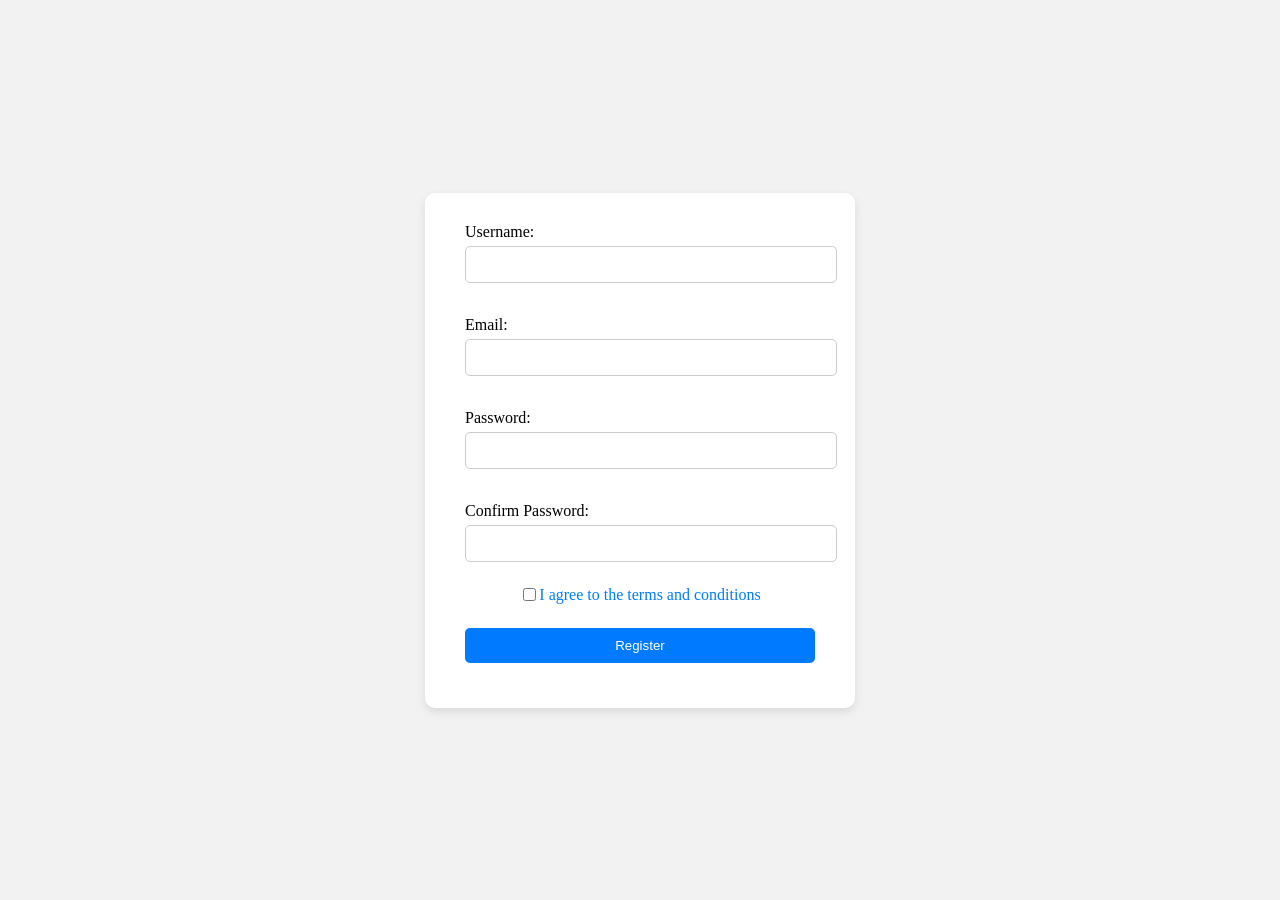
<file: index.html>
<!DOCTYPE html>
<html lang="en">
<head>
    <meta charset="UTF-8">
    <meta name="viewport" content="width=device-width, initial-scale=1.0">
    <link rel="stylesheet" href="style.css">
    <title>Registration</title>
</head>
<body>
    <div class ="registration-container">
        <form action="#" method="post">
            <label for="username">Username:</label>
            <input type="text" id="username" name="username" required><br><br>

            <label for="email">Email:</label>
            <input type="email" id="email" name="email" required><br><br>

            <label for="password">Password:</label>
            <input type="password" id="password" name="password" required><br><br>

            <label for="confirm-password">Confirm Password:</label>
            <input type="password" id="confirm-password" name="confirm-password" required><br>

            <div class="terms">
                <input type="checkbox" id="terms" name="terms" required>
                <label for="terms"><a href="policy.html">I agree to the terms and conditions</a></label><br><br>
            </div>
            <button type="submit">Register</button>
        </form>
    </div>
</body>
</html>
</file>
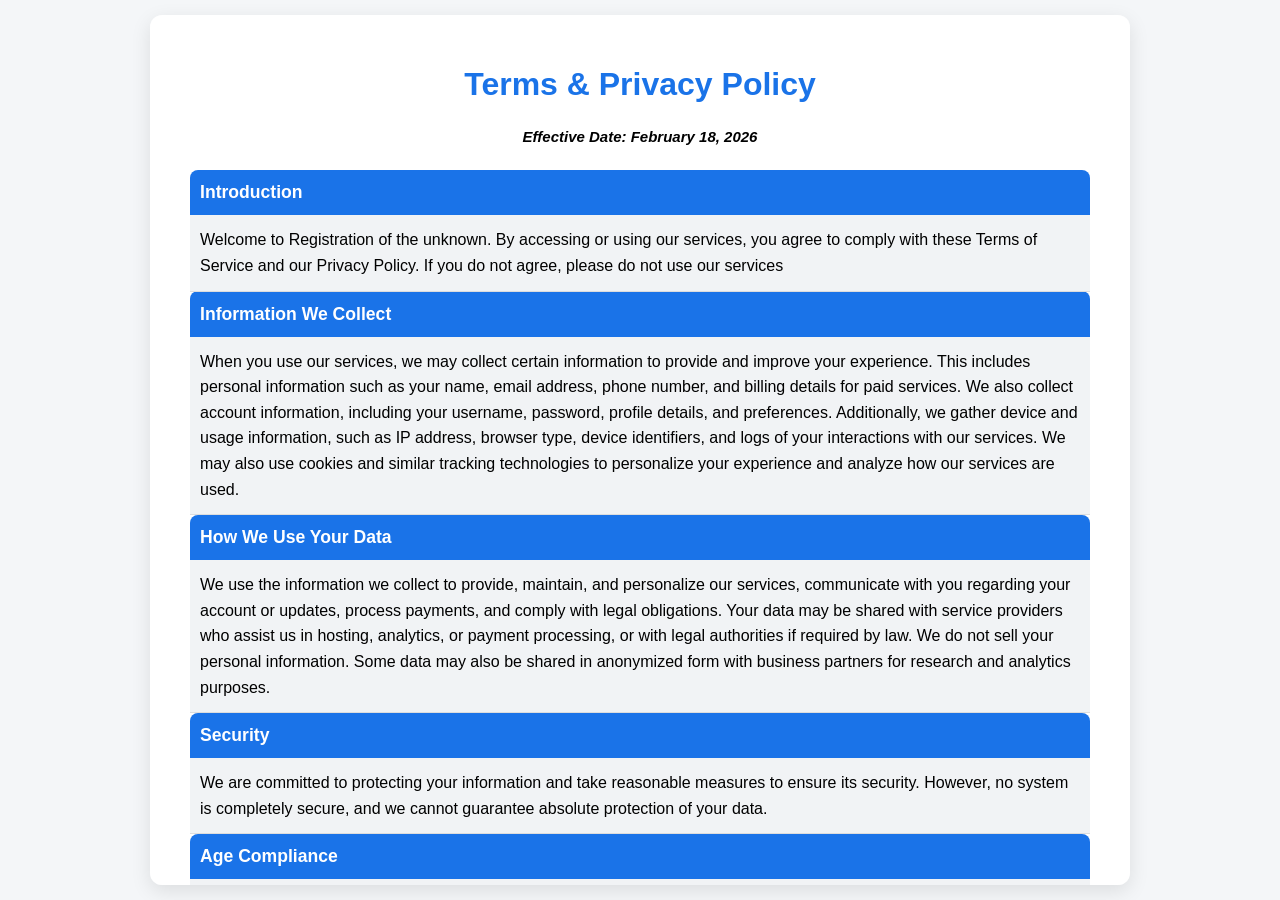
<file: policy.html>
<!DOCTYPE html>
<html lang="en">
<head>
    <meta charset="UTF-8">
    <meta name="viewport" content="width=device-width, initial-scale=1.0">
    <link rel="stylesheet" href="style.css">
    <title>Policy</title>
</head>
<body class="policy-main">
    <div class="policy-container">
        <h1>Terms & Privacy Policy</h1>
        <h2>Effective Date: February 18, 2026</h2>
        <table>
            <tr>
                <th>Introduction</th>
            </tr>
            <tr>
                <td>Welcome to Registration of the unknown. By accessing or using our services, you agree to comply with these Terms of Service and our Privacy Policy. If you do not agree, please do not use our services</td>
            </tr>
            <tr>
                <th>Information We Collect</th>
            </tr>
            <tr>
                <td>When you use our services, we may collect certain information to provide and improve your experience. This includes personal information such as your name, email address, phone number, and billing details for paid services. We also collect account information, including your username, password, profile details, and preferences. Additionally, we gather device and usage information, such as IP address, browser type, device identifiers, and logs of your interactions with our services. We may also use cookies and similar tracking technologies to personalize your experience and analyze how our services are used.</td>
            </tr>
            <tr>
                <th>How We Use Your Data</th>
            </tr>
            <tr>
                <td>We use the information we collect to provide, maintain, and personalize our services, communicate with you regarding your account or updates, process payments, and comply with legal obligations. Your data may be shared with service providers who assist us in hosting, analytics, or payment processing, or with legal authorities if required by law. We do not sell your personal information. Some data may also be shared in anonymized form with business partners for research and analytics purposes.</td>
            </tr>
            <tr>
                <th>Security</th>
            </tr>
            <tr>
                <td>We are committed to protecting your information and take reasonable measures to ensure its security. However, no system is completely secure, and we cannot guarantee absolute protection of your data.</td>
            </tr>
            <tr>
                <th>Age Compliance</th>
            </tr>
            <tr>
                <td>Our services are not intended for children under 13 (or the local age of consent), and we do not knowingly collect personal data from children.</td>
            </tr>
            <tr>
                <th>Your Rights</th>
            </tr>
            <tr>
                <td>Depending on your location, you may have certain rights regarding your personal data, such as accessing it, correcting or deleting it, restricting or objecting to processing, or withdrawing consent at any time.</td>
            </tr>
            <tr>
                <th>Consent</th>
            </tr>
            <tr>
                <td>By using our services, you consent to the collection, use, and sharing of your data as described, including receiving communications from us and the use of cookies and tracking technologies. If you do not agree, please discontinue use of our services.</td>
            </tr>
            <tr>
                <th>Changes to Terms & Privacy</th>
            </tr>
            <tr>
                <td>We may update these terms from time to time. Updated versions will be posted on our website with a new effective date, and continued use of our services indicates your agreement to the changes.</td>
            </tr>
            <tr>
                <th>Contact</th>
            </tr>
            <tr>
                <td>For questions about your data or these terms, contact us at unknown@undefined.com or at Unknown Place, South Abyss.</td>
            </tr>
        </table>
    </div>
</body>
</html>
</file>
<file: style.css>
body {
    height: 100vh;
    margin: 0;
    display: flex;
    justify-content: center;
    align-items: center;
    background-color: #f2f2f2;
}

.registration-container {
    background-color: #fff;
    padding: 30px 40px;
    border-radius: 10px;
    box-shadow: 0 4px 10px rgba(0,0,0,0.1);
    width: 350px;
}

input[type="text"], input[type="email"], input[type="password"], button {
    width: 100%;
    padding: 10px;
    margin-top: 5px;
    margin-bottom: 15px;
    border-radius: 5px;
    border: 1px solid #ccc;
}

.terms {
    display: flex;
    align-items: center;
    justify-content: center;
    margin-bottom: 10px;
}
button {
    background-color: #007BFF;
    color: white;
    border: none;
    cursor: pointer;
}

button:hover {
    background-color: #0056b3;
}

label a {
    color: #007BFF;
    text-decoration: none;
}

label a:hover {
    text-decoration: underline;
}

body.policy-main {
    font-family: 'Segoe UI', Tahoma, Geneva, Verdana, sans-serif;
    background-color: #f4f6f8;
    margin: 0;
    padding: 0;
    display: flex;
    justify-content: center;
    align-items: center;
    height: 100vh;
}

.policy-container {
    width: 90%;
    max-width: 900px;
    height: 90vh;
    overflow-y: auto;
    background-color: #fff;
    padding: 30px 40px;
    border-radius: 12px;
    box-shadow: 0 6px 20px rgba(0,0,0,0.1);
}

.policy-container h1 {
    text-align: center;
    font-size: 2em;
    margin-bottom: 25px;
    color: #1a73e8;
}
.policy-container h2 {
    text-align: center;
    font-size: 15px;
    font-style: italic;
    margin-bottom: 25px;
}

.policy-container table {
    width: 100%;
    border-collapse: collapse;
}

.policy-container th {
    background-color: #1a73e8;
    color: white;
    text-align: left;
    padding: 12px 10px;
    font-size: 1.1em;
    border-radius: 8px 8px 0 0;
}

.policy-container td {
    padding: 12px 10px;
    line-height: 1.6;
    background-color: #f9f9f9;
    border-bottom: 1px solid #ddd;
}

.policy-container tr:nth-child(even) td {
    background-color: #f1f3f5;
}

.policy-container::-webkit-scrollbar {
    width: 10px;
}

.policy-container::-webkit-scrollbar-track {
    background: #f4f6f8;
    border-radius: 10px;
}

.policy-container::-webkit-scrollbar-thumb {
    background-color: #1a73e8;
    border-radius: 10px;
}

@media (max-width: 768px) {
    .policy-container {
        padding: 20px;
        height: 95vh;
    }

    .policy-container h1 {
        font-size: 1.6em;
    }

    .policy-container th, .policy-container td {
        padding: 10px 8px;
        font-size: 0.95em;
    }
}

.policy-container::-webkit-scrollbar {
    display: none;
}

.policy-container {
    scrollbar-width: none;
    -ms-overflow-style: none;
}
</file>
